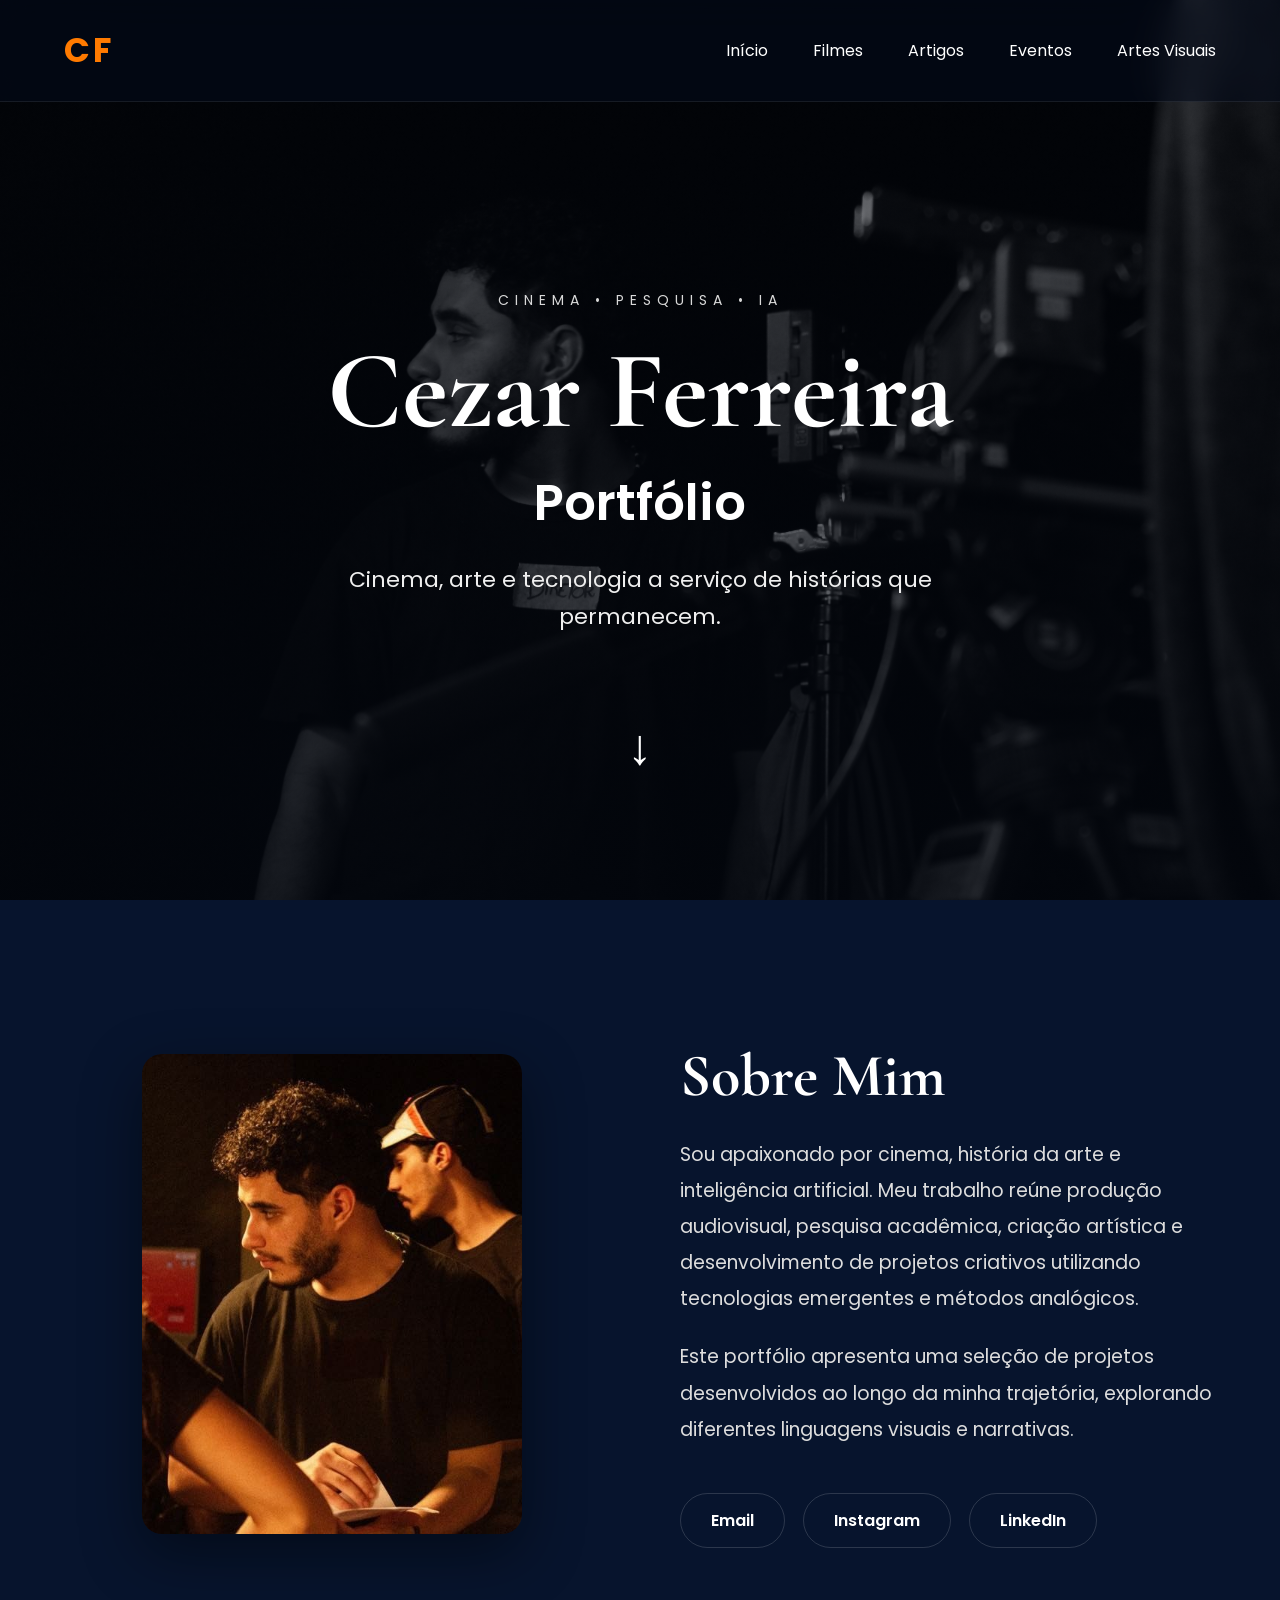
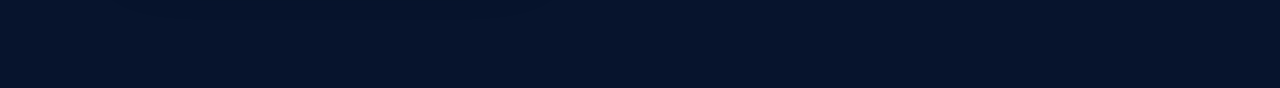
<file: index.html>
<!DOCTYPE html>
<html lang="pt-BR">

<head>

<meta charset="UTF-8">

<meta name="viewport" content="width=device-width, initial-scale=1.0">

<title>Cezar Ferreira | Portfólio</title>

<link rel="stylesheet" href="css/style.css">

<link rel="preconnect" href="https://fonts.googleapis.com">

<link rel="preconnect" href="https://fonts.gstatic.com" crossorigin>

<link href="https://fonts.googleapis.com/css2?family=Poppins:wght@300;400;600;700&family=Cormorant+Garamond:wght@600;700&display=swap" rel="stylesheet">

</head>

<body>

<header>

<nav class="menu">

<div class="logo">

CF

</div>

<ul>

<li><a href="index.html">Início</a></li>

<li><a href="filmes.html">Filmes</a></li>

<li><a href="artigos.html">Artigos</a></li>

<li><a href="eventos.html">Eventos</a></li>

<li><a href="artesvisuais.html">Artes Visuais</a></li>
    
</ul>

</nav>

</header>

<section class="hero">

<div class="overlay"></div>

<div class="hero-content">

<p class="categoria">
<p class="categoria">

Cinema • Pesquisa • IA

</p>

<h1>

Cezar Ferreira

</h1>

<h2>

Portfólio

</h2>

<p class="descricao">

Cinema, arte e tecnologia a serviço de histórias que permanecem.

</p>

<a href="#projetos" class="scroll-down" aria-label="Ir para projetos">

↓

</a>

</div>

</section>

<section id="projetos" class="sobre">

    <div class="sobre-container">

        <div class="sobre-imagem">

            <img src="img/perfil.jpg" alt="Cezar Ferreira">

        </div>

        <div class="sobre-conteudo">

            <h2>Sobre Mim</h2>

            <p>
                Sou apaixonado por cinema, história da arte e inteligência artificial.
                Meu trabalho reúne produção audiovisual, pesquisa acadêmica,
                criação artística e desenvolvimento de projetos criativos utilizando
                tecnologias emergentes e métodos analógicos.
            </p>

            <p>
                Este portfólio apresenta uma seleção de projetos desenvolvidos ao
                longo da minha trajetória, explorando diferentes linguagens visuais
                e narrativas.
            </p>

            <div class="social-links">

                <a href="mailto:cezarf308@gmail.com" class="social-btn">
                Email
                </a>

                <a href="https://instagram.com/craze.um/"
                   target="_blank"
                   class="social-btn">
                Instagram
                </a>

                <a href="https://linkedin.com/in/cezarjf/"
                   target="_blank"
                   class="social-btn">
                    LinkedIn
                </a>

            </div>

        </div>

    </div>

</section>
</file>
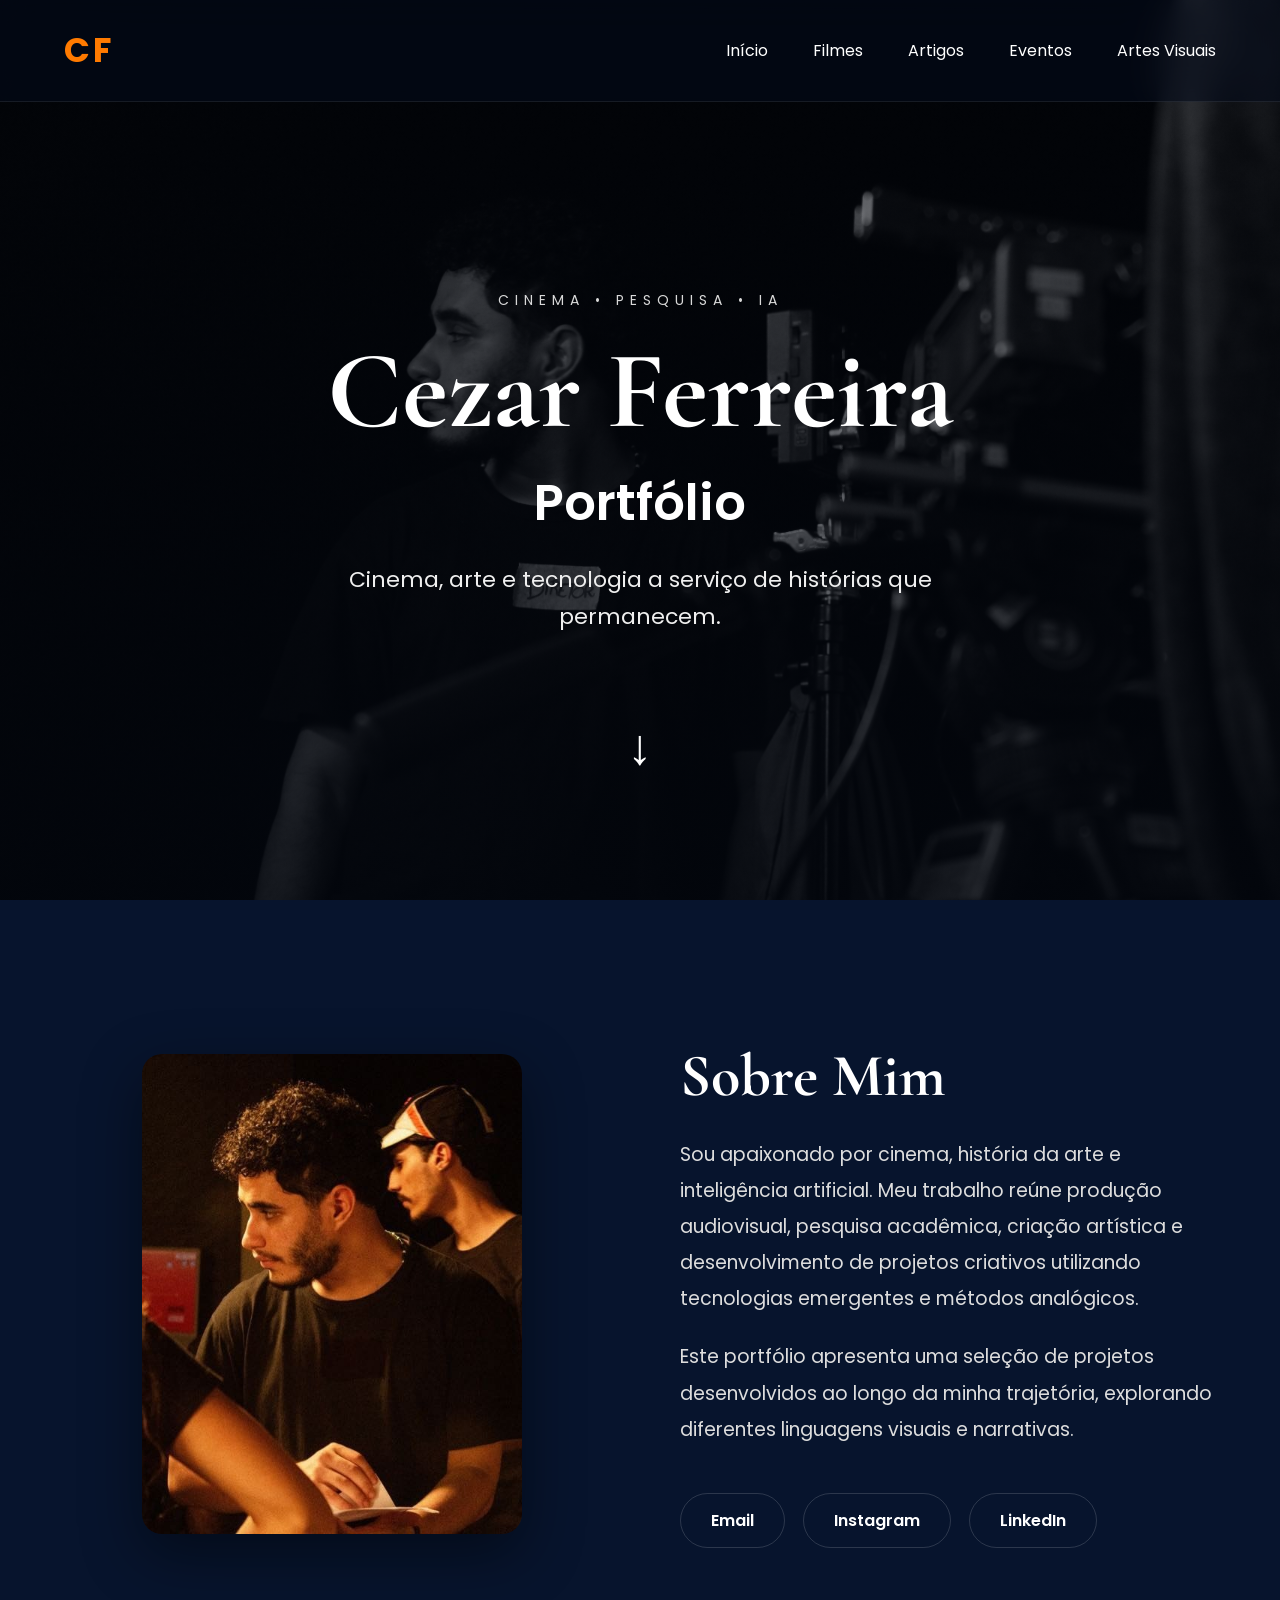
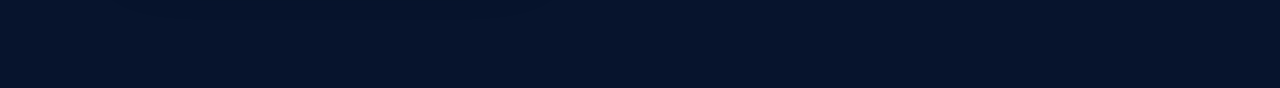
<file: Portfolio/index.html>
<!DOCTYPE html>
<html lang="pt-BR">

<head>

<meta charset="UTF-8">

<meta name="viewport" content="width=device-width, initial-scale=1.0">

<title>Cezar Ferreira | Portfólio</title>

<link rel="stylesheet" href="css/style.css">

<link rel="preconnect" href="https://fonts.googleapis.com">

<link rel="preconnect" href="https://fonts.gstatic.com" crossorigin>

<link href="https://fonts.googleapis.com/css2?family=Poppins:wght@300;400;600;700&family=Cormorant+Garamond:wght@600;700&display=swap" rel="stylesheet">

</head>

<body>

<header>

<nav class="menu">

<div class="logo">

CF

</div>

<ul>

<li><a href="index.html">Início</a></li>

<li><a href="filmes.html">Filmes</a></li>

<li><a href="artigos.html">Artigos</a></li>

<li><a href="eventos.html">Eventos</a></li>

<li><a href="artes.html">Artes Visuais</a></li>
    
</ul>

</nav>

</header>

<section class="hero">

<div class="overlay"></div>

<div class="hero-content">

<p class="categoria">
<p class="categoria">

Cinema • Pesquisa • IA

</p>

<h1>

Cezar Ferreira

</h1>

<h2>

Portfólio

</h2>

<p class="descricao">

Cinema, arte e tecnologia a serviço de histórias que permanecem.

</p>

<a href="#projetos" class="scroll-down" aria-label="Ir para projetos">

↓

</a>

</div>

</section>

<section id="projetos" class="sobre">

    <div class="sobre-container">

        <div class="sobre-imagem">

            <img src="img/perfil.jpg" alt="Cezar Ferreira">

        </div>

        <div class="sobre-conteudo">

            <h2>Sobre Mim</h2>

            <p>
                Sou apaixonado por cinema, história da arte e inteligência artificial.
                Meu trabalho reúne produção audiovisual, pesquisa acadêmica,
                criação artística e desenvolvimento de projetos criativos utilizando
                tecnologias emergentes e métodos analógicos.
            </p>

            <p>
                Este portfólio apresenta uma seleção de projetos desenvolvidos ao
                longo da minha trajetória, explorando diferentes linguagens visuais
                e narrativas.
            </p>

            <div class="social-links">

                <a href="mailto:cezarf308@gmail.com" class="social-btn">
                Email
                </a>

                <a href="https://instagram.com/craze.um/"
                   target="_blank"
                   class="social-btn">
                Instagram
                </a>

                <a href="https://linkedin.com/in/cezarjf/"
                   target="_blank"
                   class="social-btn">
                    LinkedIn
                </a>

            </div>

        </div>

    </div>

</section>
</file>
<file: css/style.css>
*{
    margin:0;
    padding:0;
    box-sizing:border-box;
}

html{
    scroll-behavior:smooth;
}

body{
    font-family:'Poppins', sans-serif;
    background:#07142d;
    color:#ffffff;
    overflow-x:hidden;
}

/* MENU */

header{
    position:fixed;
    top:0;
    left:0;
    width:100%;
    z-index:1000;

    background:rgba(5,12,28,.55);
    backdrop-filter:blur(18px);

    border-bottom:1px solid rgba(255,255,255,.08);
}

.menu{

    width:90%;
    max-width:1300px;

    margin:auto;

    display:flex;
    justify-content:space-between;
    align-items:center;

    padding:25px 0;

}

.logo{

    font-size:34px;
    font-weight:700;
    letter-spacing:3px;
    color:#ff7a00;

}

.menu ul{

    list-style:none;

    display:flex;

    gap:45px;

}

.menu a{

    color:#ffffff;

    text-decoration:none;

    font-size:16px;

    transition:.3s;

    position:relative;

}

.menu a::after{

    content:"";

    position:absolute;

    left:0;

    bottom:-8px;

    width:0;

    height:2px;

    background:#ff7a00;

    transition:.3s;

}

.menu a:hover{

    color:#ff7a00;

}

.menu a:hover::after{

    width:100%;

}

/* HERO */

.hero{

    position:relative;

    width:100%;

    height:100vh;

    display:flex;

    justify-content:center;

    align-items:center;

    overflow:hidden;

    background:url("../img/hero.jpg") center center;

    background-size:cover;

    animation:zoomHero 20s ease-in-out infinite alternate;

}

.overlay{

    position:absolute;

    inset:0;

    background:linear-gradient(

        rgba(3,7,15,.45),

        rgba(3,7,15,.75)

    );

}

.hero-content{

    position:relative;

    z-index:2;

    width:90%;

    max-width:950px;

    text-align:center;

}

.categoria{

    font-size:14px;

    letter-spacing:6px;

    text-transform:uppercase;

    color:#d9d9d9;

    margin-bottom:25px;

}

.hero h1{

    font-family:'Cormorant Garamond', serif;

    font-size:110px;

    font-weight:700;

    line-height:1;

    margin-bottom:20px;

    animation:fadeUp 1.4s;

}

.hero h2{

    font-size:50px;

    font-weight:600;

    margin-bottom:20px;

}

.descricao{

    max-width:700px;

    margin:auto;

    font-size:22px;

    line-height:1.7;

    color:#efefef;

}

/* SETA */

/* SETA DE SCROLL */

.scroll-down{

    position:absolute;

    left:50%;
    bottom:-150px;      

    transform:translateX(-50%);

    font-size:50px;

    color:white;

    text-decoration:none;

    z-index:9999;

    cursor:pointer;

    animation:seta 2s ease-in-out infinite;

    transition:color .3s;

}
.scroll-down:hover{

    color:#ff7a00;

    opacity:1;

}

.scroll-down:hover{

    color:#ff7a00;

}

/* ANIMAÇÕES */

@keyframes zoomHero{

    from{

        background-size:100%;

    }

    to{

        background-size:108%;

    }

}

@keyframes fadeUp{

    from{

        opacity:0;

        transform:translateY(60px);

    }

    to{

        opacity:1;

        transform:translateY(0);

    }

}

@keyframes seta{

    0%{

        transform:translate(-50%,0);

    }

    50%{

        transform:translate(-50%,12px);

    }

    100%{

        transform:translate(-50%,0);

    }

}

/* RESPONSIVO */

@media(max-width:900px){

    .menu{

        flex-direction:column;

        gap:20px;

    }

    .menu ul{

        flex-wrap:wrap;

        justify-content:center;

        gap:20px;

    }

    .hero h1{

        font-size:70px;

    }

    .hero h2{

        font-size:34px;

    }

    .descricao{

        font-size:18px;

    }

    .categoria{

        letter-spacing:3px;

    }
}

   /* SOBRE */

.sobre{

    padding:140px 0;

    background:#07142d;

}

.sobre-container{

    width:90%;

    max-width:1200px;

    margin:auto;

    display:flex;

    align-items:center;

    justify-content:center;

    gap:80px;

}

.sobre-imagem{

    flex:1;

    display:flex;

    justify-content:center;

}

.sobre-imagem img{

    width:380px;

    height:480px;

    object-fit:cover;

    border-radius:20px;

    box-shadow:0 20px 60px rgba(0,0,0,.45);

}

.sobre-conteudo{

    flex:1;

}

.sobre-conteudo h2{

    font-family:'Cormorant Garamond',serif;

    font-size:60px;

    margin-bottom:25px;

}

.sobre-conteudo p{

    font-size:19px;

    line-height:1.9;

    color:#dddddd;

    margin-bottom:22px;

}
    
    /* BOTÕES SOCIAIS */

.social-links{

    display:flex;

    gap:18px;

    margin-top:45px;

    flex-wrap:wrap;

}

.social-btn{

    padding:14px 26px;

    border:2px solid #ff7a00;

    border-radius:50px;

    color:white;

    text-decoration:none;

    transition:.35s;

    font-weight:600;

}

.social-btn:hover{

    background:#ff7a00;

    transform:translateY(-5px);

    box-shadow:0 10px 30px rgba(255,122,0,.35);

}
    
    @media(max-width:900px){

.sobre-container{

flex-direction:column;

text-align:center;

}

.social-links{

justify-content:center;

}

.sobre-imagem img{

width:280px;

height:360px;

}

}

/* PÁGINA FILMES */

.hero-filmes{

    height:75vh;

    background:
    linear-gradient(rgba(5,12,28,.70),rgba(5,12,28,.92)),
    url("../img/banner-filmes.jpg");

    background-size:cover;

    background-position:center;

    display:flex;

    justify-content:center;

    align-items:center;

    text-align:center;

    position:relative;

    overflow:hidden;

    animation:zoomHero 18s ease-in-out infinite alternate;

}
.hero-filmes .hero-content{

    width:90%;

    max-width:900px;

}

.hero-filmes h1{

    font-family:'Cormorant Garamond',serif;

    font-size:90px;

    margin-bottom:20px;

    color:#ffffff;

}

.hero-filmes .descricao{

    max-width:700px;

    margin:auto;

    line-height:1.8;

    font-size:19px;

    color:#d9d9d9;

}


/* FILMOGRAFIA */

.filmografia{

    width:90%;

    max-width:1300px;

    margin:120px auto;

}

.filme{

    display:flex;

    align-items:center;

    justify-content:space-between;

    gap:90px;

    margin-bottom:140px;

}

.filme.reverse{

    flex-direction:row-reverse;

}


/* POSTER */

.poster{

    flex:0 0 260px;

}

.poster img{

border-radius:6px;

border:1px solid rgba(255,255,255,.08);

}
.poster img:hover{

    transform:scale(1.04);

    box-shadow:

    0 30px 70px rgba(0,0,0,.45);

}


/* TEXTO */

.info{

    flex:1;

}

.info h2{

font-size:64px;

font-weight:600;

letter-spacing:1px;

}
.info h3{

    color:#ff7a00;

    font-size:18px;

    margin-bottom:35px;

    font-weight:500;

    letter-spacing:1px;

}

.info h4{

    font-size:15px;

    letter-spacing:3px;

    text-transform:uppercase;

    margin-bottom:12px;

    color:#ffffff;

}

.info p{

    color:#d4d4d4;

    line-height:1.9;

    font-size:18px;

    margin-bottom:28px;

    max-width:700px;

}

/* LINHAS ENTRE OS PROJETOS */

.filme{

    position:relative;

    padding-bottom:90px;

}

.filme::after{

    content:"";

    position:absolute;

    left:50%;

    bottom:0;

    transform:translateX(-50%);

    width:90%;

    height:1px;

    background:rgba(255,255,255,.08);

}

.filme:last-child::after{

    display:none;

}



/* PEQUENO DETALHE LARANJA */

.info h2::before{

    content:"";

    display:block;

    width:70px;

    height:3px;

    background:#ff7a00;

    margin-bottom:18px;

}



/* ANIMAÇÃO SUAVE DOS PÔSTERES */

.poster{

    overflow:hidden;

    border-radius:10px;

}

.poster img{

    transition:
    transform .5s ease,
    filter .5s ease,
    box-shadow .5s ease;

}

.poster:hover img{

transform:scale(1.04);

filter:brightness(1.08);

box-shadow:

0 25px 70px rgba(0,0,0,.45);

}



/* ANIMAÇÃO DOS TEXTOS */

.info{

    transition:.45s;

}

.filme:hover .info{

    transform:translateY(-4px);

}



/* RODAPÉ */

.footer{

    margin-top:120px;

    padding:70px 0;

    background:#061225;

    border-top:1px solid rgba(255,255,255,.08);

}

.footer-content{

    width:90%;

    max-width:1200px;

    margin:auto;

    text-align:center;

}

.footer-logo{

    width:80px;

    margin-bottom:25px;

}

.footer p{

    color:#bcbcbc;

    line-height:1.8;

}

.footer-social{

    display:flex;

    justify-content:center;

    gap:35px;

    margin:35px 0;

}

.footer-social a{

    color:white;

    text-decoration:none;

    transition:.3s;

}

.footer-social a:hover{

    color:#ff7a00;

}



/* RESPONSIVO */

@media(max-width:1000px){

.filme{

    flex-direction:column;

    text-align:center;

    gap:45px;

}

.filme.reverse{

    flex-direction:column;

}

.poster{

    width:260px;

    min-width:260px;

    display:flex;

    justify-content:center;

    align-items:flex-start;

}

}

.poster img{

    width:100%;

    height:auto;

    display:block;

    border-radius:8px;

    object-fit:cover;

    box-shadow:0 20px 50px rgba(0,0,0,.35);

    transition:.4s;

}

.info h2{

    font-size:42px;

}

.info p{

    max-width:100%;

}

@media(max-width:650px){

.hero-filmes h1{

    font-size:58px;

}

.hero-filmes .descricao{

    font-size:17px;

}

.info h2{

    font-size:34px;

}

.info h3{

    font-size:16px;

}

.info p{

    font-size:16px;

}

.footer-social{

    flex-direction:column;

    gap:18px;

}

}

.menu a.ativo{

color:#ff7a00;

}

.menu a.ativo::after{

width:100%;

}

.fade{

opacity:0;

transform:translateY(70px);

transition:1s;

}

.fade.apareceu{

opacity:1;

transform:translateY(0);

}

/* EM CONSTRUÇÃO */

.construction{

height:100vh;

display:flex;

justify-content:center;

align-items:center;

text-align:center;

padding:40px;

background:

linear-gradient(rgba(7,20,45,.90),rgba(7,20,45,.95)),
url("../img/background.jpg");

background-size:cover;

background-position:center;

}

.construction-box{

max-width:700px;

}

.construction h1{

font-family:'Cormorant Garamond',serif;

font-size:80px;

margin-bottom:20px;

}

.construction p{

font-size:20px;

line-height:1.8;

color:#d8d8d8;

margin-bottom:18px;

}

.construction .btn{

margin-top:30px;

display:inline-block;

}

/* EVENTOS */

.timeline{

    position:relative;

    width:90%;

    max-width:1300px;

    margin:120px auto;

    padding:50px 0;

}

/* LINHA CENTRAL */

.timeline::before{

    content:"";

    position:absolute;

    left:50%;

    top:0;

    transform:translateX(-50%);

    width:2px;

    height:100%;

    background:rgba(255,122,0,.35);

}

/* ITEM */

.timeline-item{

    position:relative;

    width:50%;

    margin-bottom:90px;

}

.timeline-item.left{

    left:0;

    padding-right:70px;

}

.timeline-item.right{

    left:50%;

    padding-left:70px;

}

/* PONTO DA TIMELINE */

.timeline-item::before{

    content:"";

    position:absolute;

    top:40px;

    width:18px;

    height:18px;

    border-radius:50%;

    background:#ff7a00;

    border:4px solid #07142d;

    box-shadow:0 0 20px rgba(255,122,0,.5);

    z-index:2;

}

.timeline-item.left::before{

    right:-10px;

}

.timeline-item.right::before{

    left:-10px;

}

/* CARD */

.timeline-content{

    background:#0d1d3b;

    border-radius:16px;

    overflow:hidden;

    box-shadow:

    0 18px 45px rgba(0,0,0,.30);

    transition:.4s;

    border:1px solid rgba(255,255,255,.06);

}

.timeline-content:hover{

    transform:translateY(-8px);

    box-shadow:

    0 25px 60px rgba(0,0,0,.40);

}

/* IMAGEM */

.timeline-content img{

    width:100%;

    height:260px;

    object-fit:cover;

    display:block;

    transition:.45s;

}

.timeline-content:hover img{

    transform:scale(1.04);

}

/* CONTEÚDO */

.timeline-content{

    padding-bottom:25px;

}

.timeline-content .data{

    display:inline-block;

    margin:25px;

    margin-bottom:10px;

    padding:8px 18px;

    background:#ff7a00;

    color:white;

    border-radius:30px;

    font-size:14px;

    font-weight:600;

}

.timeline-content h2{

    margin:0 25px;

    font-family:'Cormorant Garamond',serif;

    font-size:42px;

    color:white;

}

.timeline-content h3{

    margin:10px 25px 20px;

    color:#ff7a00;

    font-size:18px;

    font-weight:500;

}

.timeline-content p{

    margin:0 25px;

    line-height:1.8;

    color:#d7d7d7;

    font-size:17px;

}

/* ANIMAÇÃO FADE */

.fade{

    opacity:0;

    transform:translateY(70px);

    transition:1s ease;

}

.fade.apareceu{

    opacity:1;

    transform:translateY(0);

}


/* LINHAS CONECTANDO OS CARDS */

.timeline-item.left .timeline-content{

    position:relative;

}

.timeline-item.left .timeline-content::after{

    content:"";

    position:absolute;

    top:48px;

    right:-70px;

    width:70px;

    height:2px;

    background:rgba(255,122,0,.35);

}

.timeline-item.right .timeline-content{

    position:relative;

}

.timeline-item.right .timeline-content::before{

    content:"";

    position:absolute;

    top:48px;

    left:-70px;

    width:70px;

    height:2px;

    background:rgba(255,122,0,.35);

}


/* BRILHO DO PONTO */

.timeline-item::before{

    animation:pulseTimeline 2.5s infinite;

}

@keyframes pulseTimeline{

0%{

box-shadow:0 0 0 rgba(255,122,0,.6);

}

50%{

box-shadow:0 0 20px rgba(255,122,0,.9);

}

100%{

box-shadow:0 0 0 rgba(255,122,0,.6);

}

}


/* RODAPÉ */

.footer{

    margin-top:120px;

    padding:70px 0;

    background:#061225;

    border-top:1px solid rgba(255,255,255,.08);

}

.footer-content{

    width:90%;

    max-width:1200px;

    margin:auto;

    text-align:center;

}

.footer-logo{

    width:80px;

    margin-bottom:25px;

}

.footer p{

    color:#bdbdbd;

    line-height:1.8;

}

.footer-social{

    display:flex;

    justify-content:center;

    gap:35px;

    margin:35px 0;

}

.footer-social a{

    color:white;

    text-decoration:none;

    transition:.35s;

}

.footer-social a:hover{

    color:#ff7a00;

}

.copyright{

    opacity:.65;

    font-size:14px;

}


/* RESPONSIVO */

@media(max-width:900px){

.timeline::before{

left:30px;

}

.timeline-item{

width:100%;

left:0 !important;

padding-left:80px;

padding-right:0;

}

.timeline-item.left::before,
.timeline-item.right::before{

left:21px;

right:auto;

}

.timeline-item.left .timeline-content::after,
.timeline-item.right .timeline-content::before{

display:none;

}

.timeline-content img{

height:220px;

}

.timeline-content h2{

font-size:34px;

}

.timeline-content h3{

font-size:17px;

}

.timeline-content p{

font-size:16px;

}

}

@media(max-width:600px){

.timeline{

width:94%;

}

.timeline-item{

padding-left:60px;

}

.timeline-content img{

height:190px;

}

.timeline-content h2{

font-size:28px;

}

.timeline-content .data{

font-size:13px;

padding:6px 14px;

}

.footer-social{

flex-direction:column;

gap:15px;

}

}

/* =====================================================
                    ARTES VISUAIS
===================================================== */

.hero-artes{

    position:relative;

    height:90vh;

    display:flex;

    justify-content:center;

    align-items:center;

    background:url("../img/artes-banner.jpg") center center;

    background-size:cover;

    overflow:hidden;

}

.hero-artes .overlay{

    position:absolute;

    inset:0;

    background:linear-gradient(
        rgba(7,20,45,.30),
        rgba(7,20,45,.90)
    );

}

.hero-content{

    position:relative;

    z-index:2;

    width:90%;

    max-width:900px;

    text-align:center;

}

.hero-artes h1{

    font-family:'Cormorant Garamond',serif;

    font-size:95px;

    font-weight:700;

    margin-bottom:25px;

}

.hero-artes .categoria{

    color:#ff7a00;

    letter-spacing:8px;

    font-size:13px;

    text-transform:uppercase;

    margin-bottom:25px;

}

.hero-artes .descricao{

    font-size:20px;

    line-height:1.9;

    color:#dddddd;

}

/* =====================================================
INTRODUÇÃO
===================================================== */

.intro-acervo{

    width:85%;

    max-width:900px;

    margin:120px auto;

    text-align:center;

}

.intro-acervo h2{

    font-family:'Cormorant Garamond',serif;

    font-size:58px;

    margin-bottom:30px;

}

.intro-acervo p{

    color:#d5d5d5;

    line-height:2;

    font-size:18px;

}

/* =====================================================
COLEÇÕES
===================================================== */

.colecao{

    width:90%;

    max-width:1300px;

    margin:140px auto;

}

.colecao:not(:last-child){

    border-bottom:1px solid rgba(255,255,255,.08);

    padding-bottom:120px;

}

.colecao-header{

    text-align:center;

    max-width:900px;

    margin:auto auto 60px;

}

.tipo{

    color:#ff7a00;

    text-transform:uppercase;

    letter-spacing:5px;

    font-size:13px;

    margin-bottom:18px;

}

.colecao-header h2{

    font-family:'Cormorant Garamond',serif;

    font-size:62px;

    margin-bottom:25px;

}

.dados{

    display:flex;

    justify-content:center;

    gap:25px;

    flex-wrap:wrap;

    margin-bottom:30px;

}

.dados span{

    border:1px solid rgba(255,255,255,.15);

    padding:10px 20px;

    border-radius:40px;

    color:#dddddd;

    font-size:14px;

}

.texto-curatorial{

    max-width:760px;

    margin:auto;

    color:#cfcfcf;

    line-height:2;

    font-size:18px;

}

/* =====================================================
CARROSSEL
===================================================== */

.slider{

    position:relative;

    width:100%;

    margin:auto;

}

.slides{

    position:relative;

    overflow:hidden;

    border-radius:18px;

    box-shadow:0 25px 60px rgba(0,0,0,.35);

}

.slide{

    display:none;

    width:100%;

    height:760px;

    object-fit:cover;

}

.slide.active{

    display:block;

    animation:fadeSlide .8s ease;

}

/* =====================================================
BOTÕES DO CARROSSEL
===================================================== */

.prev,
.next{

    position:absolute;

    top:50%;

    transform:translateY(-50%);

    width:60px;

    height:60px;

    border:none;

    border-radius:50%;

    background:rgba(7,20,45,.75);

    color:#fff;

    font-size:28px;

    cursor:pointer;

    transition:.35s;

    z-index:5;

    backdrop-filter:blur(10px);

}

.prev{

    left:25px;

}

.next{

    right:25px;

}

.prev:hover,
.next:hover{

    background:#ff7a00;

    transform:translateY(-50%) scale(1.08);

}

/* =====================================================
EFEITO NAS IMAGENS
===================================================== */

.slide{

    transition:transform .8s ease,
               filter .5s ease;

}

.slide:hover{

    transform:scale(1.02);

    filter:brightness(1.04);

}

/* =====================================================
ANIMAÇÃO
===================================================== */

@keyframes fadeSlide{

    from{

        opacity:0;

        transform:scale(1.02);

    }

    to{

        opacity:1;

        transform:scale(1);

    }

}

/* =====================================================
MANIFESTO
===================================================== */

.manifesto{

    width:85%;

    max-width:1000px;

    margin:140px auto;

    text-align:center;

}

.manifesto blockquote{

    font-family:'Cormorant Garamond',serif;

    font-size:44px;

    line-height:1.7;

    font-style:italic;

    color:#ececec;

}

/* =====================================================
RODAPÉ
===================================================== */

.footer{

    padding:90px 0;

    background:#051124;

    border-top:1px solid rgba(255,255,255,.08);

}

.footer-content{

    width:90%;

    max-width:1200px;

    margin:auto;

    text-align:center;

}

.footer-logo{

    width:90px;

    margin-bottom:25px;

}

.footer-content p{

    color:#cfcfcf;

    line-height:1.8;

}

.footer-social{

    display:flex;

    justify-content:center;

    flex-wrap:wrap;

    gap:18px;

    margin:45px 0;

}

.social-btn{

    padding:14px 28px;

    border:1px solid rgba(255,255,255,.18);

    border-radius:40px;

    text-decoration:none;

    color:white;

    transition:.35s;

}

.social-btn:hover{

    background:#ff7a00;

    border-color:#ff7a00;

    transform:translateY(-3px);

}

.copyright{

    opacity:.65;

    font-size:14px;

}

/* =====================================================
RESPONSIVO
===================================================== */

@media(max-width:900px){

.hero-artes{

height:70vh;

}

.hero-artes h1{

font-size:60px;

}

.intro-acervo h2{

font-size:44px;

}

.colecao{

margin:90px auto;

}

.colecao-header h2{

font-size:44px;

}

.slide{

height:500px;

}

.prev,
.next{

width:50px;

height:50px;

font-size:24px;

}

.manifesto blockquote{

font-size:34px;

}

}

@media(max-width:600px){

.hero-artes h1{

font-size:42px;

}

.hero-artes .descricao{

font-size:16px;

}

.intro-acervo{

width:90%;

margin:70px auto;

}

.intro-acervo p{

font-size:16px;

}

.colecao-header h2{

font-size:34px;

}

.texto-curatorial{

font-size:16px;

}

.slide{

height:260px;

border-radius:12px;

}

.prev{

left:10px;

}

.next{

right:10px;

}

.prev,
.next{

width:42px;

height:42px;

font-size:18px;

}

.dados{

gap:12px;

}

.manifesto{

margin:80px auto;

}

.manifesto blockquote{

font-size:26px;

}

.footer{

padding:60px 0;

}

.footer-social{

flex-direction:column;

align-items:center;

}

.social-btn{

width:220px;

text-align:center;

}

}

/*==================================================
                HERO ARTIGOS
==================================================*/

.hero-artigos{

    position:relative;

    height:75vh;

    display:flex;

    justify-content:center;

    align-items:center;

    background:url("../img/artigos-banner.jpg") center center;

    background-size:cover;

    overflow:hidden;

}

.hero-artigos .overlay{

    position:absolute;

    inset:0;

    background:linear-gradient(
        rgba(7,20,45,.40),
        rgba(7,20,45,.92)
    );

}

.hero-content{

    position:relative;

    z-index:2;

    width:90%;

    max-width:900px;

    text-align:center;

}

.hero-artigos h1{

    font-family:'Cormorant Garamond',serif;

    font-size:88px;

    margin-bottom:20px;

}

.hero-artigos .categoria{

    color:#ff7a00;

    letter-spacing:8px;

    text-transform:uppercase;

    font-size:13px;

    margin-bottom:22px;

}

.hero-artigos .descricao{

    color:#d8d8d8;

    line-height:1.9;

    font-size:20px;

}

/*==================================================
INTRODUÇÃO
==================================================*/

.intro-artigos{

    width:85%;

    max-width:900px;

    margin:120px auto;

    text-align:center;

}

.intro-artigos h2{

    font-family:'Cormorant Garamond',serif;

    font-size:58px;

    margin-bottom:30px;

}

.intro-artigos p{

    font-size:18px;

    line-height:2;

    color:#d5d5d5;

}

/*==================================================
PUBLICAÇÕES
==================================================*/

.paper{

    position:relative;

    width:90%;

    max-width:1100px;

    margin:70px auto;

    padding:45px;

    background:#0d1934;

    border-radius:18px;

    border-left:6px solid #ff7a00;

    transition:.35s;

    box-shadow:0 15px 40px rgba(0,0,0,.25);

}

.paper:hover{

    transform:translateY(-8px);

    box-shadow:0 25px 60px rgba(0,0,0,.35);

}

.paper-type{

    display:inline-block;

    padding:8px 18px;

    border-radius:30px;

    background:#ff7a00;

    color:#fff;

    font-size:12px;

    text-transform:uppercase;

    letter-spacing:2px;

    margin-bottom:25px;

}

.paper h2{

    font-family:'Cormorant Garamond',serif;

    font-size:44px;

    margin-bottom:25px;

}

.paper-info{

    display:flex;

    flex-wrap:wrap;

    gap:15px;

    margin-bottom:25px;

}

.paper-info span{

    padding:8px 18px;

    border:1px solid rgba(255,255,255,.15);

    border-radius:40px;

    color:#d6d6d6;

    font-size:13px;

}

.paper p{

    color:#d8d8d8;

    line-height:2;

    font-size:17px;

    margin-bottom:35px;

}

/*==================================================
BOTÃO
==================================================*/

.btn-paper{

    display:inline-flex;

    align-items:center;

    justify-content:center;

    padding:15px 35px;

    border-radius:40px;

    text-decoration:none;

    color:#fff;

    background:#ff7a00;

    font-weight:600;

    transition:.35s;

}

.btn-paper:hover{

    transform:translateY(-4px);

    box-shadow:0 12px 30px rgba(255,122,0,.35);

}

/*==================================================
ANIMAÇÕES
==================================================*/

.paper{

    opacity:0;

    transform:translateY(50px);

    animation:paperAppear .8s ease forwards;

}

.paper:nth-of-type(1){animation-delay:.10s;}
.paper:nth-of-type(2){animation-delay:.20s;}
.paper:nth-of-type(3){animation-delay:.30s;}
.paper:nth-of-type(4){animation-delay:.40s;}
.paper:nth-of-type(5){animation-delay:.50s;}
.paper:nth-of-type(6){animation-delay:.60s;}
.paper:nth-of-type(7){animation-delay:.70s;}

@keyframes paperAppear{

    from{

        opacity:0;

        transform:translateY(50px);

    }

    to{

        opacity:1;

        transform:translateY(0);

    }

}

/*==================================================
EFEITO DOS CARDS
==================================================*/

.paper::before{

    content:"";

    position:absolute;

    top:0;

    left:0;

    width:100%;

    height:100%;

    border-radius:18px;

    background:linear-gradient(
        135deg,
        rgba(255,122,0,.05),
        rgba(255,255,255,0)
    );

    pointer-events:none;

}

.paper:hover{

    border-left:8px solid #ff7a00;

}

/*==================================================
MANIFESTO
==================================================*/

.manifesto{

    width:85%;

    max-width:900px;

    margin:140px auto;

    text-align:center;

}

.manifesto blockquote{

    font-family:'Cormorant Garamond',serif;

    font-size:44px;

    line-height:1.8;

    font-style:italic;

    color:#ececec;

}

/*==================================================
RODAPÉ
==================================================*/

.footer{

    padding:90px 0;

    background:#051124;

    border-top:1px solid rgba(255,255,255,.08);

}

.footer-content{

    width:90%;

    max-width:1200px;

    margin:auto;

    text-align:center;

}

.footer-logo{

    width:90px;

    margin-bottom:25px;

}

.footer-content p{

    color:#cfcfcf;

    line-height:1.8;

}

.footer-social{

    display:flex;

    justify-content:center;

    flex-wrap:wrap;

    gap:18px;

    margin:40px 0;

}

.social-btn{

    display:inline-flex;

    justify-content:center;

    align-items:center;

    padding:14px 30px;

    border:1px solid rgba(255,255,255,.15);

    border-radius:40px;

    color:#fff;

    text-decoration:none;

    transition:.35s;

}

.social-btn:hover{

    background:#ff7a00;

    border-color:#ff7a00;

    transform:translateY(-3px);

}

.copyright{

    opacity:.65;

    font-size:14px;

}

/*==================================================
RESPONSIVO
==================================================*/

@media(max-width:900px){

.hero-artigos{

height:65vh;

}

.hero-artigos h1{

font-size:58px;

}

.intro-artigos{

margin:80px auto;

}

.intro-artigos h2{

font-size:42px;

}

.paper{

padding:35px;

margin:50px auto;

}

.paper h2{

font-size:34px;

}

.manifesto blockquote{

font-size:34px;

}

}

@media(max-width:600px){

.hero-artigos{

height:60vh;

}

.hero-artigos h1{

font-size:42px;

}

.hero-artigos .descricao{

font-size:16px;

}

.intro-artigos{

width:90%;

}

.intro-artigos p{

font-size:16px;

}

.paper{

padding:25px;

}

.paper h2{

font-size:28px;

line-height:1.3;

}

.paper-info{

gap:10px;

}

.paper-info span{

font-size:12px;

padding:7px 14px;

}

.paper p{

font-size:15px;

}

.btn-paper{

width:100%;

}

.manifesto{

margin:90px auto;

}

.manifesto blockquote{

font-size:26px;

}

.footer{

padding:60px 0;

}

.footer-social{

flex-direction:column;

align-items:center;

}

.social-btn{

width:220px;

}

}
</file>
<file: Portfolio/css/style.css>
*{
    margin:0;
    padding:0;
    box-sizing:border-box;
}

html{
    scroll-behavior:smooth;
}

body{
    font-family:'Poppins', sans-serif;
    background:#07142d;
    color:#ffffff;
    overflow-x:hidden;
}

/* MENU */

header{
    position:fixed;
    top:0;
    left:0;
    width:100%;
    z-index:1000;

    background:rgba(5,12,28,.55);
    backdrop-filter:blur(18px);

    border-bottom:1px solid rgba(255,255,255,.08);
}

.menu{

    width:90%;
    max-width:1300px;

    margin:auto;

    display:flex;
    justify-content:space-between;
    align-items:center;

    padding:25px 0;

}

.logo{

    font-size:34px;
    font-weight:700;
    letter-spacing:3px;
    color:#ff7a00;

}

.menu ul{

    list-style:none;

    display:flex;

    gap:45px;

}

.menu a{

    color:#ffffff;

    text-decoration:none;

    font-size:16px;

    transition:.3s;

    position:relative;

}

.menu a::after{

    content:"";

    position:absolute;

    left:0;

    bottom:-8px;

    width:0;

    height:2px;

    background:#ff7a00;

    transition:.3s;

}

.menu a:hover{

    color:#ff7a00;

}

.menu a:hover::after{

    width:100%;

}

/* HERO */

.hero{

    position:relative;

    width:100%;

    height:100vh;

    display:flex;

    justify-content:center;

    align-items:center;

    overflow:hidden;

    background:url("../img/hero.jpg") center center;

    background-size:cover;

    animation:zoomHero 20s ease-in-out infinite alternate;

}

.overlay{

    position:absolute;

    inset:0;

    background:linear-gradient(

        rgba(3,7,15,.45),

        rgba(3,7,15,.75)

    );

}

.hero-content{

    position:relative;

    z-index:2;

    width:90%;

    max-width:950px;

    text-align:center;

}

.categoria{

    font-size:14px;

    letter-spacing:6px;

    text-transform:uppercase;

    color:#d9d9d9;

    margin-bottom:25px;

}

.hero h1{

    font-family:'Cormorant Garamond', serif;

    font-size:110px;

    font-weight:700;

    line-height:1;

    margin-bottom:20px;

    animation:fadeUp 1.4s;

}

.hero h2{

    font-size:50px;

    font-weight:600;

    margin-bottom:20px;

}

.descricao{

    max-width:700px;

    margin:auto;

    font-size:22px;

    line-height:1.7;

    color:#efefef;

}

/* SETA */

/* SETA DE SCROLL */

.scroll-down{

    position:absolute;

    left:50%;
    bottom:-150px;      

    transform:translateX(-50%);

    font-size:50px;

    color:white;

    text-decoration:none;

    z-index:9999;

    cursor:pointer;

    animation:seta 2s ease-in-out infinite;

    transition:color .3s;

}
.scroll-down:hover{

    color:#ff7a00;

    opacity:1;

}

.scroll-down:hover{

    color:#ff7a00;

}

/* ANIMAÇÕES */

@keyframes zoomHero{

    from{

        background-size:100%;

    }

    to{

        background-size:108%;

    }

}

@keyframes fadeUp{

    from{

        opacity:0;

        transform:translateY(60px);

    }

    to{

        opacity:1;

        transform:translateY(0);

    }

}

@keyframes seta{

    0%{

        transform:translate(-50%,0);

    }

    50%{

        transform:translate(-50%,12px);

    }

    100%{

        transform:translate(-50%,0);

    }

}

/* RESPONSIVO */

@media(max-width:900px){

    .menu{

        flex-direction:column;

        gap:20px;

    }

    .menu ul{

        flex-wrap:wrap;

        justify-content:center;

        gap:20px;

    }

    .hero h1{

        font-size:70px;

    }

    .hero h2{

        font-size:34px;

    }

    .descricao{

        font-size:18px;

    }

    .categoria{

        letter-spacing:3px;

    }
}

   /* SOBRE */

.sobre{

    padding:140px 0;

    background:#07142d;

}

.sobre-container{

    width:90%;

    max-width:1200px;

    margin:auto;

    display:flex;

    align-items:center;

    justify-content:center;

    gap:80px;

}

.sobre-imagem{

    flex:1;

    display:flex;

    justify-content:center;

}

.sobre-imagem img{

    width:380px;

    height:480px;

    object-fit:cover;

    border-radius:20px;

    box-shadow:0 20px 60px rgba(0,0,0,.45);

}

.sobre-conteudo{

    flex:1;

}

.sobre-conteudo h2{

    font-family:'Cormorant Garamond',serif;

    font-size:60px;

    margin-bottom:25px;

}

.sobre-conteudo p{

    font-size:19px;

    line-height:1.9;

    color:#dddddd;

    margin-bottom:22px;

}
    
    /* BOTÕES SOCIAIS */

.social-links{

    display:flex;

    gap:18px;

    margin-top:45px;

    flex-wrap:wrap;

}

.social-btn{

    padding:14px 26px;

    border:2px solid #ff7a00;

    border-radius:50px;

    color:white;

    text-decoration:none;

    transition:.35s;

    font-weight:600;

}

.social-btn:hover{

    background:#ff7a00;

    transform:translateY(-5px);

    box-shadow:0 10px 30px rgba(255,122,0,.35);

}
    
    @media(max-width:900px){

.sobre-container{

flex-direction:column;

text-align:center;

}

.social-links{

justify-content:center;

}

.sobre-imagem img{

width:280px;

height:360px;

}

}

/* PÁGINA FILMES */

.hero-filmes{

    height:75vh;

    background:
    linear-gradient(rgba(5,12,28,.70),rgba(5,12,28,.92)),
    url("../img/banner-filmes.jpg");

    background-size:cover;

    background-position:center;

    display:flex;

    justify-content:center;

    align-items:center;

    text-align:center;

    position:relative;

    overflow:hidden;

    animation:zoomHero 18s ease-in-out infinite alternate;

}
.hero-filmes .hero-content{

    width:90%;

    max-width:900px;

}

.hero-filmes h1{

    font-family:'Cormorant Garamond',serif;

    font-size:90px;

    margin-bottom:20px;

    color:#ffffff;

}

.hero-filmes .descricao{

    max-width:700px;

    margin:auto;

    line-height:1.8;

    font-size:19px;

    color:#d9d9d9;

}


/* FILMOGRAFIA */

.filmografia{

    width:90%;

    max-width:1300px;

    margin:120px auto;

}

.filme{

    display:flex;

    align-items:center;

    justify-content:space-between;

    gap:90px;

    margin-bottom:140px;

}

.filme.reverse{

    flex-direction:row-reverse;

}


/* POSTER */

.poster{

    flex:0 0 260px;

}

.poster img{

border-radius:6px;

border:1px solid rgba(255,255,255,.08);

}
.poster img:hover{

    transform:scale(1.04);

    box-shadow:

    0 30px 70px rgba(0,0,0,.45);

}


/* TEXTO */

.info{

    flex:1;

}

.info h2{

font-size:64px;

font-weight:600;

letter-spacing:1px;

}
.info h3{

    color:#ff7a00;

    font-size:18px;

    margin-bottom:35px;

    font-weight:500;

    letter-spacing:1px;

}

.info h4{

    font-size:15px;

    letter-spacing:3px;

    text-transform:uppercase;

    margin-bottom:12px;

    color:#ffffff;

}

.info p{

    color:#d4d4d4;

    line-height:1.9;

    font-size:18px;

    margin-bottom:28px;

    max-width:700px;

}

/* LINHAS ENTRE OS PROJETOS */

.filme{

    position:relative;

    padding-bottom:90px;

}

.filme::after{

    content:"";

    position:absolute;

    left:50%;

    bottom:0;

    transform:translateX(-50%);

    width:90%;

    height:1px;

    background:rgba(255,255,255,.08);

}

.filme:last-child::after{

    display:none;

}



/* PEQUENO DETALHE LARANJA */

.info h2::before{

    content:"";

    display:block;

    width:70px;

    height:3px;

    background:#ff7a00;

    margin-bottom:18px;

}



/* ANIMAÇÃO SUAVE DOS PÔSTERES */

.poster{

    overflow:hidden;

    border-radius:10px;

}

.poster img{

    transition:
    transform .5s ease,
    filter .5s ease,
    box-shadow .5s ease;

}

.poster:hover img{

transform:scale(1.04);

filter:brightness(1.08);

box-shadow:

0 25px 70px rgba(0,0,0,.45);

}



/* ANIMAÇÃO DOS TEXTOS */

.info{

    transition:.45s;

}

.filme:hover .info{

    transform:translateY(-4px);

}



/* RODAPÉ */

.footer{

    margin-top:120px;

    padding:70px 0;

    background:#061225;

    border-top:1px solid rgba(255,255,255,.08);

}

.footer-content{

    width:90%;

    max-width:1200px;

    margin:auto;

    text-align:center;

}

.footer-logo{

    width:80px;

    margin-bottom:25px;

}

.footer p{

    color:#bcbcbc;

    line-height:1.8;

}

.footer-social{

    display:flex;

    justify-content:center;

    gap:35px;

    margin:35px 0;

}

.footer-social a{

    color:white;

    text-decoration:none;

    transition:.3s;

}

.footer-social a:hover{

    color:#ff7a00;

}



/* RESPONSIVO */

@media(max-width:1000px){

.filme{

    flex-direction:column;

    text-align:center;

    gap:45px;

}

.filme.reverse{

    flex-direction:column;

}

.poster{

    width:260px;

    min-width:260px;

    display:flex;

    justify-content:center;

    align-items:flex-start;

}

}

.poster img{

    width:100%;

    height:auto;

    display:block;

    border-radius:8px;

    object-fit:cover;

    box-shadow:0 20px 50px rgba(0,0,0,.35);

    transition:.4s;

}

.info h2{

    font-size:42px;

}

.info p{

    max-width:100%;

}

@media(max-width:650px){

.hero-filmes h1{

    font-size:58px;

}

.hero-filmes .descricao{

    font-size:17px;

}

.info h2{

    font-size:34px;

}

.info h3{

    font-size:16px;

}

.info p{

    font-size:16px;

}

.footer-social{

    flex-direction:column;

    gap:18px;

}

}

.menu a.ativo{

color:#ff7a00;

}

.menu a.ativo::after{

width:100%;

}

.fade{

opacity:0;

transform:translateY(70px);

transition:1s;

}

.fade.apareceu{

opacity:1;

transform:translateY(0);

}

/* EM CONSTRUÇÃO */

.construction{

height:100vh;

display:flex;

justify-content:center;

align-items:center;

text-align:center;

padding:40px;

background:

linear-gradient(rgba(7,20,45,.90),rgba(7,20,45,.95)),
url("../img/background.jpg");

background-size:cover;

background-position:center;

}

.construction-box{

max-width:700px;

}

.construction h1{

font-family:'Cormorant Garamond',serif;

font-size:80px;

margin-bottom:20px;

}

.construction p{

font-size:20px;

line-height:1.8;

color:#d8d8d8;

margin-bottom:18px;

}

.construction .btn{

margin-top:30px;

display:inline-block;

}

/* EVENTOS */

.timeline{

    position:relative;

    width:90%;

    max-width:1300px;

    margin:120px auto;

    padding:50px 0;

}

/* LINHA CENTRAL */

.timeline::before{

    content:"";

    position:absolute;

    left:50%;

    top:0;

    transform:translateX(-50%);

    width:2px;

    height:100%;

    background:rgba(255,122,0,.35);

}

/* ITEM */

.timeline-item{

    position:relative;

    width:50%;

    margin-bottom:90px;

}

.timeline-item.left{

    left:0;

    padding-right:70px;

}

.timeline-item.right{

    left:50%;

    padding-left:70px;

}

/* PONTO DA TIMELINE */

.timeline-item::before{

    content:"";

    position:absolute;

    top:40px;

    width:18px;

    height:18px;

    border-radius:50%;

    background:#ff7a00;

    border:4px solid #07142d;

    box-shadow:0 0 20px rgba(255,122,0,.5);

    z-index:2;

}

.timeline-item.left::before{

    right:-10px;

}

.timeline-item.right::before{

    left:-10px;

}

/* CARD */

.timeline-content{

    background:#0d1d3b;

    border-radius:16px;

    overflow:hidden;

    box-shadow:

    0 18px 45px rgba(0,0,0,.30);

    transition:.4s;

    border:1px solid rgba(255,255,255,.06);

}

.timeline-content:hover{

    transform:translateY(-8px);

    box-shadow:

    0 25px 60px rgba(0,0,0,.40);

}

/* IMAGEM */

.timeline-content img{

    width:100%;

    height:260px;

    object-fit:cover;

    display:block;

    transition:.45s;

}

.timeline-content:hover img{

    transform:scale(1.04);

}

/* CONTEÚDO */

.timeline-content{

    padding-bottom:25px;

}

.timeline-content .data{

    display:inline-block;

    margin:25px;

    margin-bottom:10px;

    padding:8px 18px;

    background:#ff7a00;

    color:white;

    border-radius:30px;

    font-size:14px;

    font-weight:600;

}

.timeline-content h2{

    margin:0 25px;

    font-family:'Cormorant Garamond',serif;

    font-size:42px;

    color:white;

}

.timeline-content h3{

    margin:10px 25px 20px;

    color:#ff7a00;

    font-size:18px;

    font-weight:500;

}

.timeline-content p{

    margin:0 25px;

    line-height:1.8;

    color:#d7d7d7;

    font-size:17px;

}

/* ANIMAÇÃO FADE */

.fade{

    opacity:0;

    transform:translateY(70px);

    transition:1s ease;

}

.fade.apareceu{

    opacity:1;

    transform:translateY(0);

}


/* LINHAS CONECTANDO OS CARDS */

.timeline-item.left .timeline-content{

    position:relative;

}

.timeline-item.left .timeline-content::after{

    content:"";

    position:absolute;

    top:48px;

    right:-70px;

    width:70px;

    height:2px;

    background:rgba(255,122,0,.35);

}

.timeline-item.right .timeline-content{

    position:relative;

}

.timeline-item.right .timeline-content::before{

    content:"";

    position:absolute;

    top:48px;

    left:-70px;

    width:70px;

    height:2px;

    background:rgba(255,122,0,.35);

}


/* BRILHO DO PONTO */

.timeline-item::before{

    animation:pulseTimeline 2.5s infinite;

}

@keyframes pulseTimeline{

0%{

box-shadow:0 0 0 rgba(255,122,0,.6);

}

50%{

box-shadow:0 0 20px rgba(255,122,0,.9);

}

100%{

box-shadow:0 0 0 rgba(255,122,0,.6);

}

}


/* RODAPÉ */

.footer{

    margin-top:120px;

    padding:70px 0;

    background:#061225;

    border-top:1px solid rgba(255,255,255,.08);

}

.footer-content{

    width:90%;

    max-width:1200px;

    margin:auto;

    text-align:center;

}

.footer-logo{

    width:80px;

    margin-bottom:25px;

}

.footer p{

    color:#bdbdbd;

    line-height:1.8;

}

.footer-social{

    display:flex;

    justify-content:center;

    gap:35px;

    margin:35px 0;

}

.footer-social a{

    color:white;

    text-decoration:none;

    transition:.35s;

}

.footer-social a:hover{

    color:#ff7a00;

}

.copyright{

    opacity:.65;

    font-size:14px;

}


/* RESPONSIVO */

@media(max-width:900px){

.timeline::before{

left:30px;

}

.timeline-item{

width:100%;

left:0 !important;

padding-left:80px;

padding-right:0;

}

.timeline-item.left::before,
.timeline-item.right::before{

left:21px;

right:auto;

}

.timeline-item.left .timeline-content::after,
.timeline-item.right .timeline-content::before{

display:none;

}

.timeline-content img{

height:220px;

}

.timeline-content h2{

font-size:34px;

}

.timeline-content h3{

font-size:17px;

}

.timeline-content p{

font-size:16px;

}

}

@media(max-width:600px){

.timeline{

width:94%;

}

.timeline-item{

padding-left:60px;

}

.timeline-content img{

height:190px;

}

.timeline-content h2{

font-size:28px;

}

.timeline-content .data{

font-size:13px;

padding:6px 14px;

}

.footer-social{

flex-direction:column;

gap:15px;

}

}

/* =====================================================
                    ARTES VISUAIS
===================================================== */

.hero-artes{

    position:relative;

    height:90vh;

    display:flex;

    justify-content:center;

    align-items:center;

    background:url("../img/artes-banner.jpg") center center;

    background-size:cover;

    overflow:hidden;

}

.hero-artes .overlay{

    position:absolute;

    inset:0;

    background:linear-gradient(
        rgba(7,20,45,.30),
        rgba(7,20,45,.90)
    );

}

.hero-content{

    position:relative;

    z-index:2;

    width:90%;

    max-width:900px;

    text-align:center;

}

.hero-artes h1{

    font-family:'Cormorant Garamond',serif;

    font-size:95px;

    font-weight:700;

    margin-bottom:25px;

}

.hero-artes .categoria{

    color:#ff7a00;

    letter-spacing:8px;

    font-size:13px;

    text-transform:uppercase;

    margin-bottom:25px;

}

.hero-artes .descricao{

    font-size:20px;

    line-height:1.9;

    color:#dddddd;

}

/* =====================================================
INTRODUÇÃO
===================================================== */

.intro-acervo{

    width:85%;

    max-width:900px;

    margin:120px auto;

    text-align:center;

}

.intro-acervo h2{

    font-family:'Cormorant Garamond',serif;

    font-size:58px;

    margin-bottom:30px;

}

.intro-acervo p{

    color:#d5d5d5;

    line-height:2;

    font-size:18px;

}

/* =====================================================
COLEÇÕES
===================================================== */

.colecao{

    width:90%;

    max-width:1300px;

    margin:140px auto;

}

.colecao:not(:last-child){

    border-bottom:1px solid rgba(255,255,255,.08);

    padding-bottom:120px;

}

.colecao-header{

    text-align:center;

    max-width:900px;

    margin:auto auto 60px;

}

.tipo{

    color:#ff7a00;

    text-transform:uppercase;

    letter-spacing:5px;

    font-size:13px;

    margin-bottom:18px;

}

.colecao-header h2{

    font-family:'Cormorant Garamond',serif;

    font-size:62px;

    margin-bottom:25px;

}

.dados{

    display:flex;

    justify-content:center;

    gap:25px;

    flex-wrap:wrap;

    margin-bottom:30px;

}

.dados span{

    border:1px solid rgba(255,255,255,.15);

    padding:10px 20px;

    border-radius:40px;

    color:#dddddd;

    font-size:14px;

}

.texto-curatorial{

    max-width:760px;

    margin:auto;

    color:#cfcfcf;

    line-height:2;

    font-size:18px;

}

/* =====================================================
CARROSSEL
===================================================== */

.slider{

    position:relative;

    width:100%;

    margin:auto;

}

.slides{

    position:relative;

    overflow:hidden;

    border-radius:18px;

    box-shadow:0 25px 60px rgba(0,0,0,.35);

}

.slide{

    display:none;

    width:100%;

    height:760px;

    object-fit:cover;

}

.slide.active{

    display:block;

    animation:fadeSlide .8s ease;

}

/* =====================================================
BOTÕES DO CARROSSEL
===================================================== */

.prev,
.next{

    position:absolute;

    top:50%;

    transform:translateY(-50%);

    width:60px;

    height:60px;

    border:none;

    border-radius:50%;

    background:rgba(7,20,45,.75);

    color:#fff;

    font-size:28px;

    cursor:pointer;

    transition:.35s;

    z-index:5;

    backdrop-filter:blur(10px);

}

.prev{

    left:25px;

}

.next{

    right:25px;

}

.prev:hover,
.next:hover{

    background:#ff7a00;

    transform:translateY(-50%) scale(1.08);

}

/* =====================================================
EFEITO NAS IMAGENS
===================================================== */

.slide{

    transition:transform .8s ease,
               filter .5s ease;

}

.slide:hover{

    transform:scale(1.02);

    filter:brightness(1.04);

}

/* =====================================================
ANIMAÇÃO
===================================================== */

@keyframes fadeSlide{

    from{

        opacity:0;

        transform:scale(1.02);

    }

    to{

        opacity:1;

        transform:scale(1);

    }

}

/* =====================================================
MANIFESTO
===================================================== */

.manifesto{

    width:85%;

    max-width:1000px;

    margin:140px auto;

    text-align:center;

}

.manifesto blockquote{

    font-family:'Cormorant Garamond',serif;

    font-size:44px;

    line-height:1.7;

    font-style:italic;

    color:#ececec;

}

/* =====================================================
RODAPÉ
===================================================== */

.footer{

    padding:90px 0;

    background:#051124;

    border-top:1px solid rgba(255,255,255,.08);

}

.footer-content{

    width:90%;

    max-width:1200px;

    margin:auto;

    text-align:center;

}

.footer-logo{

    width:90px;

    margin-bottom:25px;

}

.footer-content p{

    color:#cfcfcf;

    line-height:1.8;

}

.footer-social{

    display:flex;

    justify-content:center;

    flex-wrap:wrap;

    gap:18px;

    margin:45px 0;

}

.social-btn{

    padding:14px 28px;

    border:1px solid rgba(255,255,255,.18);

    border-radius:40px;

    text-decoration:none;

    color:white;

    transition:.35s;

}

.social-btn:hover{

    background:#ff7a00;

    border-color:#ff7a00;

    transform:translateY(-3px);

}

.copyright{

    opacity:.65;

    font-size:14px;

}

/* =====================================================
RESPONSIVO
===================================================== */

@media(max-width:900px){

.hero-artes{

height:70vh;

}

.hero-artes h1{

font-size:60px;

}

.intro-acervo h2{

font-size:44px;

}

.colecao{

margin:90px auto;

}

.colecao-header h2{

font-size:44px;

}

.slide{

height:500px;

}

.prev,
.next{

width:50px;

height:50px;

font-size:24px;

}

.manifesto blockquote{

font-size:34px;

}

}

@media(max-width:600px){

.hero-artes h1{

font-size:42px;

}

.hero-artes .descricao{

font-size:16px;

}

.intro-acervo{

width:90%;

margin:70px auto;

}

.intro-acervo p{

font-size:16px;

}

.colecao-header h2{

font-size:34px;

}

.texto-curatorial{

font-size:16px;

}

.slide{

height:260px;

border-radius:12px;

}

.prev{

left:10px;

}

.next{

right:10px;

}

.prev,
.next{

width:42px;

height:42px;

font-size:18px;

}

.dados{

gap:12px;

}

.manifesto{

margin:80px auto;

}

.manifesto blockquote{

font-size:26px;

}

.footer{

padding:60px 0;

}

.footer-social{

flex-direction:column;

align-items:center;

}

.social-btn{

width:220px;

text-align:center;

}

}

/*==================================================
                HERO ARTIGOS
==================================================*/

.hero-artigos{

    position:relative;

    height:75vh;

    display:flex;

    justify-content:center;

    align-items:center;

    background:url("../img/artigos-banner.jpg") center center;

    background-size:cover;

    overflow:hidden;

}

.hero-artigos .overlay{

    position:absolute;

    inset:0;

    background:linear-gradient(
        rgba(7,20,45,.40),
        rgba(7,20,45,.92)
    );

}

.hero-content{

    position:relative;

    z-index:2;

    width:90%;

    max-width:900px;

    text-align:center;

}

.hero-artigos h1{

    font-family:'Cormorant Garamond',serif;

    font-size:88px;

    margin-bottom:20px;

}

.hero-artigos .categoria{

    color:#ff7a00;

    letter-spacing:8px;

    text-transform:uppercase;

    font-size:13px;

    margin-bottom:22px;

}

.hero-artigos .descricao{

    color:#d8d8d8;

    line-height:1.9;

    font-size:20px;

}

/*==================================================
INTRODUÇÃO
==================================================*/

.intro-artigos{

    width:85%;

    max-width:900px;

    margin:120px auto;

    text-align:center;

}

.intro-artigos h2{

    font-family:'Cormorant Garamond',serif;

    font-size:58px;

    margin-bottom:30px;

}

.intro-artigos p{

    font-size:18px;

    line-height:2;

    color:#d5d5d5;

}

/*==================================================
PUBLICAÇÕES
==================================================*/

.paper{

    position:relative;

    width:90%;

    max-width:1100px;

    margin:70px auto;

    padding:45px;

    background:#0d1934;

    border-radius:18px;

    border-left:6px solid #ff7a00;

    transition:.35s;

    box-shadow:0 15px 40px rgba(0,0,0,.25);

}

.paper:hover{

    transform:translateY(-8px);

    box-shadow:0 25px 60px rgba(0,0,0,.35);

}

.paper-type{

    display:inline-block;

    padding:8px 18px;

    border-radius:30px;

    background:#ff7a00;

    color:#fff;

    font-size:12px;

    text-transform:uppercase;

    letter-spacing:2px;

    margin-bottom:25px;

}

.paper h2{

    font-family:'Cormorant Garamond',serif;

    font-size:44px;

    margin-bottom:25px;

}

.paper-info{

    display:flex;

    flex-wrap:wrap;

    gap:15px;

    margin-bottom:25px;

}

.paper-info span{

    padding:8px 18px;

    border:1px solid rgba(255,255,255,.15);

    border-radius:40px;

    color:#d6d6d6;

    font-size:13px;

}

.paper p{

    color:#d8d8d8;

    line-height:2;

    font-size:17px;

    margin-bottom:35px;

}

/*==================================================
BOTÃO
==================================================*/

.btn-paper{

    display:inline-flex;

    align-items:center;

    justify-content:center;

    padding:15px 35px;

    border-radius:40px;

    text-decoration:none;

    color:#fff;

    background:#ff7a00;

    font-weight:600;

    transition:.35s;

}

.btn-paper:hover{

    transform:translateY(-4px);

    box-shadow:0 12px 30px rgba(255,122,0,.35);

}

/*==================================================
ANIMAÇÕES
==================================================*/

.paper{

    opacity:0;

    transform:translateY(50px);

    animation:paperAppear .8s ease forwards;

}

.paper:nth-of-type(1){animation-delay:.10s;}
.paper:nth-of-type(2){animation-delay:.20s;}
.paper:nth-of-type(3){animation-delay:.30s;}
.paper:nth-of-type(4){animation-delay:.40s;}
.paper:nth-of-type(5){animation-delay:.50s;}
.paper:nth-of-type(6){animation-delay:.60s;}
.paper:nth-of-type(7){animation-delay:.70s;}

@keyframes paperAppear{

    from{

        opacity:0;

        transform:translateY(50px);

    }

    to{

        opacity:1;

        transform:translateY(0);

    }

}

/*==================================================
EFEITO DOS CARDS
==================================================*/

.paper::before{

    content:"";

    position:absolute;

    top:0;

    left:0;

    width:100%;

    height:100%;

    border-radius:18px;

    background:linear-gradient(
        135deg,
        rgba(255,122,0,.05),
        rgba(255,255,255,0)
    );

    pointer-events:none;

}

.paper:hover{

    border-left:8px solid #ff7a00;

}

/*==================================================
MANIFESTO
==================================================*/

.manifesto{

    width:85%;

    max-width:900px;

    margin:140px auto;

    text-align:center;

}

.manifesto blockquote{

    font-family:'Cormorant Garamond',serif;

    font-size:44px;

    line-height:1.8;

    font-style:italic;

    color:#ececec;

}

/*==================================================
RODAPÉ
==================================================*/

.footer{

    padding:90px 0;

    background:#051124;

    border-top:1px solid rgba(255,255,255,.08);

}

.footer-content{

    width:90%;

    max-width:1200px;

    margin:auto;

    text-align:center;

}

.footer-logo{

    width:90px;

    margin-bottom:25px;

}

.footer-content p{

    color:#cfcfcf;

    line-height:1.8;

}

.footer-social{

    display:flex;

    justify-content:center;

    flex-wrap:wrap;

    gap:18px;

    margin:40px 0;

}

.social-btn{

    display:inline-flex;

    justify-content:center;

    align-items:center;

    padding:14px 30px;

    border:1px solid rgba(255,255,255,.15);

    border-radius:40px;

    color:#fff;

    text-decoration:none;

    transition:.35s;

}

.social-btn:hover{

    background:#ff7a00;

    border-color:#ff7a00;

    transform:translateY(-3px);

}

.copyright{

    opacity:.65;

    font-size:14px;

}

/*==================================================
RESPONSIVO
==================================================*/

@media(max-width:900px){

.hero-artigos{

height:65vh;

}

.hero-artigos h1{

font-size:58px;

}

.intro-artigos{

margin:80px auto;

}

.intro-artigos h2{

font-size:42px;

}

.paper{

padding:35px;

margin:50px auto;

}

.paper h2{

font-size:34px;

}

.manifesto blockquote{

font-size:34px;

}

}

@media(max-width:600px){

.hero-artigos{

height:60vh;

}

.hero-artigos h1{

font-size:42px;

}

.hero-artigos .descricao{

font-size:16px;

}

.intro-artigos{

width:90%;

}

.intro-artigos p{

font-size:16px;

}

.paper{

padding:25px;

}

.paper h2{

font-size:28px;

line-height:1.3;

}

.paper-info{

gap:10px;

}

.paper-info span{

font-size:12px;

padding:7px 14px;

}

.paper p{

font-size:15px;

}

.btn-paper{

width:100%;

}

.manifesto{

margin:90px auto;

}

.manifesto blockquote{

font-size:26px;

}

.footer{

padding:60px 0;

}

.footer-social{

flex-direction:column;

align-items:center;

}

.social-btn{

width:220px;

}

}
</file>
